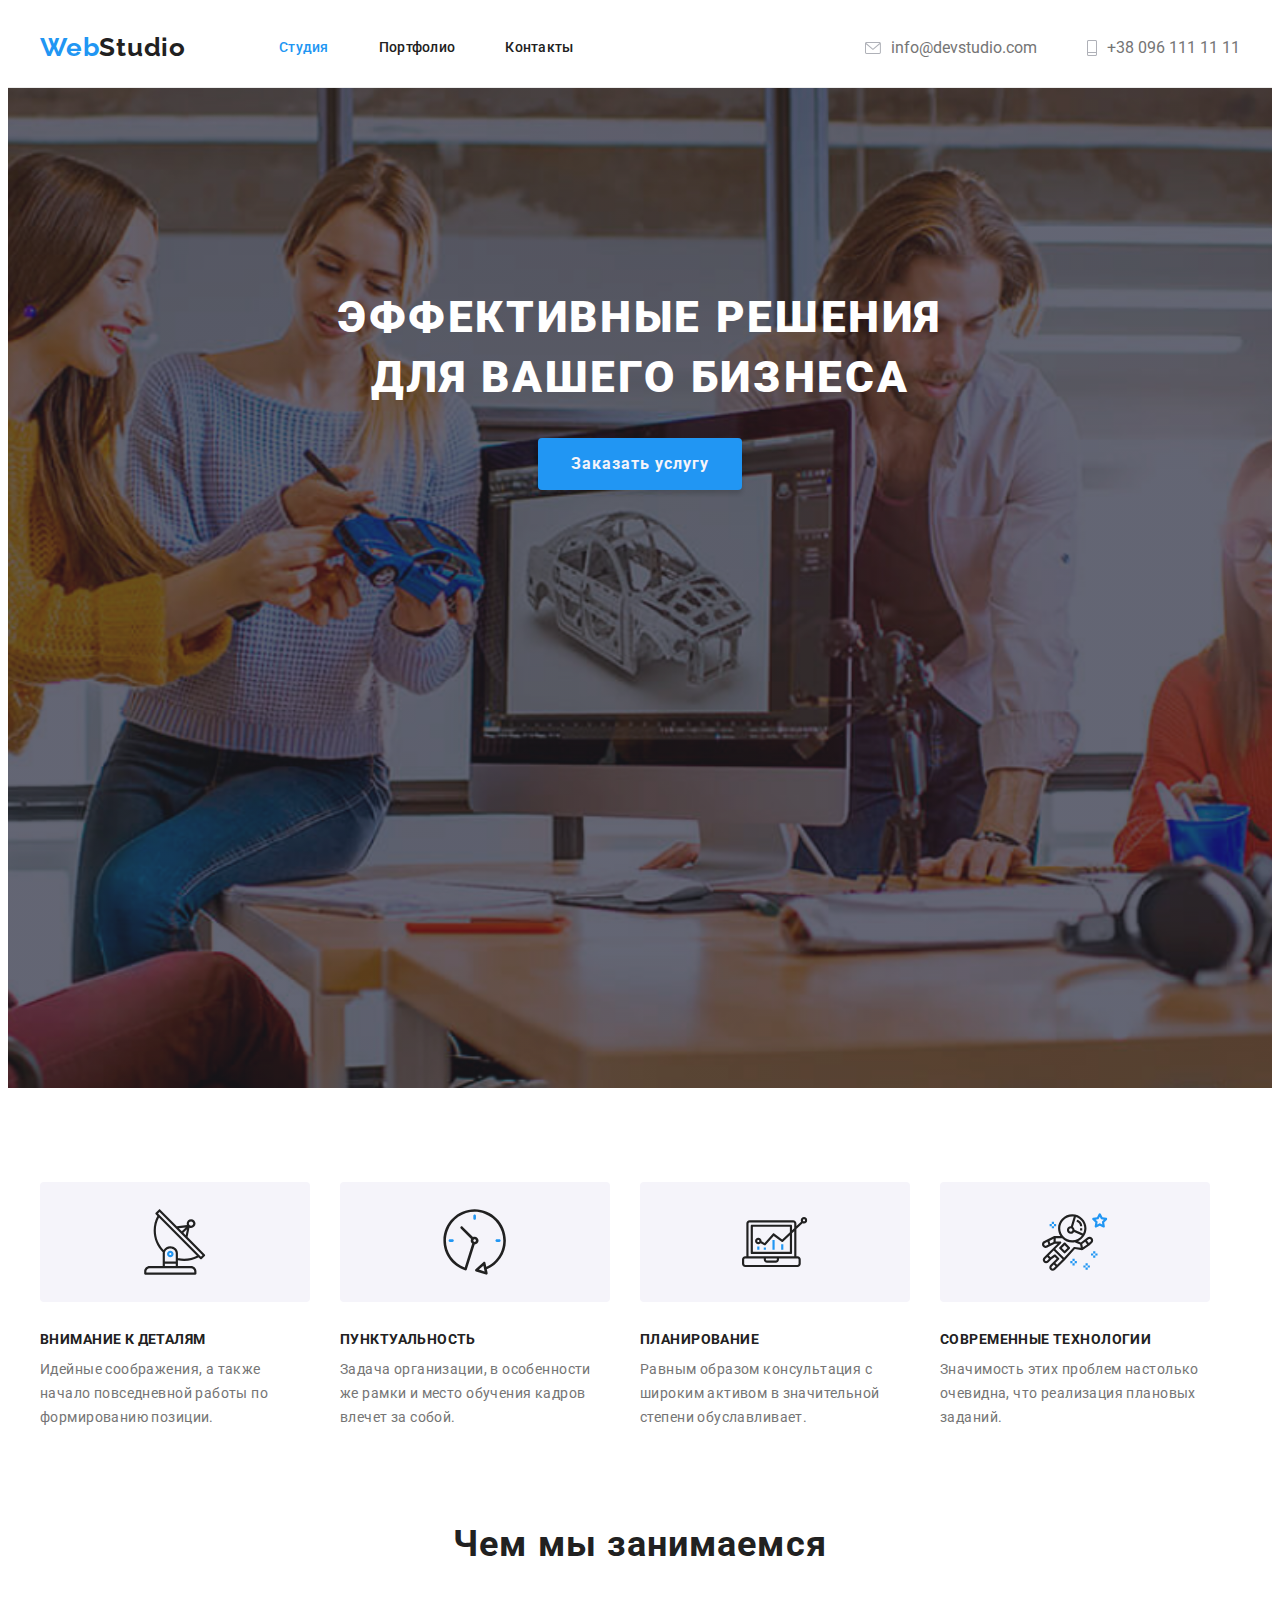
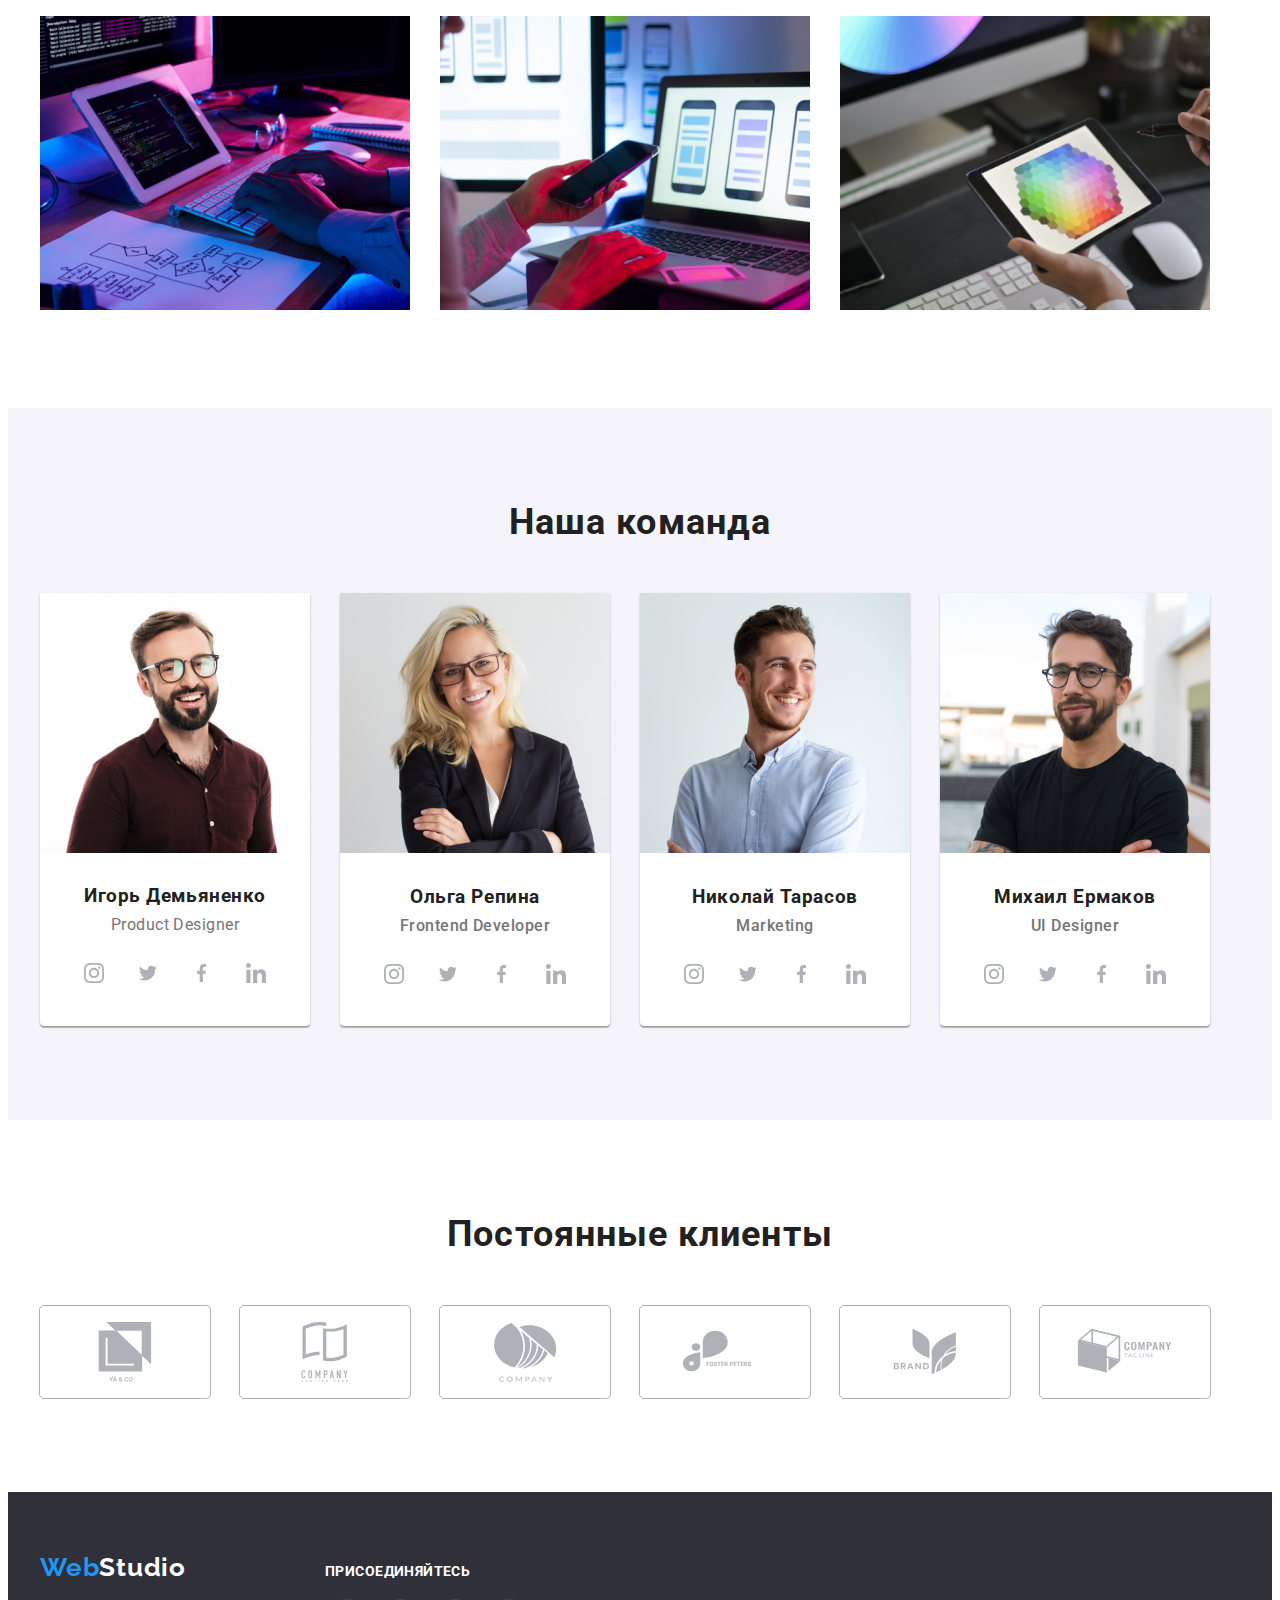
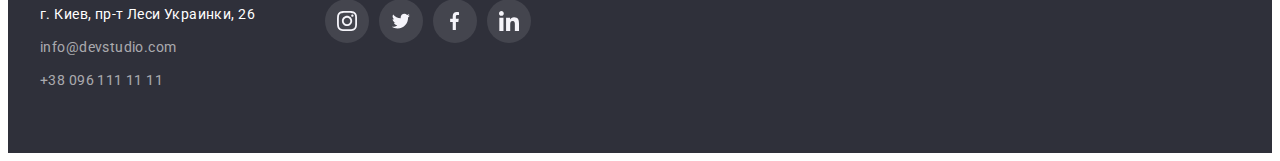
<file: index.html>
<!DOCTYPE html>
<html lang="ru">
<head>
    <meta charset="UTF-8">
    <meta http-equiv="X-UA-Compatible" content="IE=edge">
    <meta name="viewport" content="width=device-width, initial-scale=1.0">
    <link rel="stylesheet" href="./styles/styles.css">
    <link rel="preconnect" href="https://fonts.googleapis.com">
    <link rel="preconnect" href="https://fonts.gstatic.com" crossorigin>
    <link href="https://fonts.googleapis.com/css2?family=Raleway:wght@700&family=Roboto:wght@400;500;700;900&display=swap" rel="stylesheet"> 
    <link rel="stylesheet" href="https://cdnjs.cloudflare.com/ajax/libs/modern-normalize/1.1.0/modern-normalize.min.css" integrity="sha512-wpPYUAdjBVSE4KJnH1VR1HeZfpl1ub8YT/NKx4PuQ5NmX2tKuGu6U/JRp5y+Y8XG2tV+wKQpNHVUX03MfMFn9Q==" crossorigin="anonymous" referrerpolicy="no-referrer" />
    <title>Document</title>
</head>
    <body class="body">
        <header class="header">
            <div class="container main-nav">
                <nav class="sit-nav">
                    <a class="logo-link" href="./index.html" lang="en">Web<span class="logo">Studio</span></a>         
                    <ul class="nav clean sit-nav">
                        <li class="item"><a href="" class="item link-nav">Студия</a>
                        </li>
                        <li class="item"><a href="./portfolio.html" class="nav">Портфолио</a>
                        </li>                    
                        <li class="item"><a href="" class="nav">Контакты</a>
                        </li>
                    </ul>
                </nav>
                <ul class="clean info sit-nav">
                    <li class="item">
                        <a class="mail" href="mailto:info@devstudio.com">
                        <svg class="mails" width="16" height="12">
                            <use href="./images/icons.svg#icon-mail"></use>
                        </svg>
                        info@devstudio.com</a>
                    </li>
                    <li class="item">
                        <a class="tel" href="+380961111111">
                        <svg class="telphon" width="10" height="16">
                            <use href="./images/icons.svg#icon-Tel"></use>
                        </svg>+38 096 111 11 11</a>
                    </li>
                </ul> 
            </div>
        </header>

        <main> 
            <section class="hero">
            <h1 class="head">Эффективные решения для вашего бизнеса</h1>
            <button type="button" class="btn-primary">Заказать услугу</button>
            </section>

            <section class="skills">
                <div class="container">                    
                    <h2 class="visually-hidden"></h2>
                    <ul class="clean features-details">
                        <li class="features-size">
                            <div class="features-box">
                                <svg class="" width="65.32" height="70">
                                    <use href="./images/icons.svg#icon-antenna"></use>
                                </svg>
                            </div>                
                            <h3 class="features">Внимание к деталям</h3>
                            <p class="features-text">Идейные соображения, а также начало повседневной работы по формированию позиции.</p>
                        </li>
                    
                        <li class="features-size">
                            <div class="features-box">
                                <svg class="" width="65.32" height="70">
                                    <use href="./images/icons.svg#icon-clock"></use>
                                </svg>
                            </div>
                            <h3 class="features">Пунктуальность</h3>
                            <p class="features-text">Задача организации, в особенности же рамки и место обучения кадров влечет за собой.</p>
                        </li>
                    
                        <li class="features-size">
                            <div class="features-box">
                                <svg class="" width="65.32" height="70">
                                    <use href="./images/icons.svg#icon-diagram"></use>
                                </svg>
                            </div>
                            <h3 class="features">Планирование</h3>
                            <p class="features-text">Равным образом консультация с широким активом в значительной степени обуславливает.</p>
                        </li>
                    
                        <li class="features-size">
                            <div class="features-box">
                                <svg class="" width="65.32" height="70">
                                    <use href="./images/icons.svg#icon-astronaut"></use>
                                </svg>
                            </div>
                            <h3 class="features">Современные технологии</h3>
                            <p class="features-text">Значимость этих проблем настолько очевидна, что реализация плановых заданий.</p>
                        </li>            
                    </ul>
                </div>
            </section>
        
            <section class="interactive">
                <div class="container">
                    <h2 class="head-name">Чем мы занимаемся</h2>
                    <ul class="clean head-list">
                        <li class="head-number">
                            <img src="./images/img1.png" alt="лист бумаги, руки на клавеатуре, планшет" width="370">
                        </li>
                        
                        <li class="head-number">
                            <img src="./images/img2.png" alt="телефон в руке, розметка на телефон" width="370">
                        </li>
                            
                        <li class="head-number">
                            <img src="./images/img3.png" alt="палитра на планшете" width="370">
                        </li>
                    </ul>
                </div>
            </section> 

            <section class="back">
                <div class="container">                    
                    <h2 class="head-name">Наша команда</h2>                    
                    <ul class="clean team-name">
                        <li class="team-group">                            
                            <img src="./images/img4.jpg" alt="мужчина" width="270" class="team-position">
                            <div class="team-card">
                                <h3 class="name">Игорь Демьяненко</h3>                                    
                                <p lang="en" class="position">Product Designer</p>
                                <ul class="master-soc clean">
                                    <li class="soc-list">
                                        <a href="" class="soc-link">
                                            <svg class="master-icon" width="20" height="20">
                                                <use href="./images/icons.svg#icon-instagram"></use>
                                            </svg>
                                        </a>
                                    </li>
                                    <li class="soc-list">
                                        <a href="" class="soc-link">
                                            <svg class="master-icon" width="20" height="16.25">
                                            <use href="./images/icons.svg#icon-Twitter"></use>
                                            </svg>
                                        </a>
                                    </li>
                                    <li class="soc-list">
                                        <a href="" class="soc-link">
                                            <svg class="master-icon" width="10" height="20">
                                                <use href="images/icons.svg#icon-facebook"></use>
                                            </svg>
                                        </a>
                                    </li>
                                    <li class="soc-list">
                                        <a href="" class="soc-link">
                                            <svg class="master-icon" width="20" height="20">
                                                <use href="./images/icons.svg#icon-linkedin"></use>
                                            </svg>
                                        </a>
                                    </li>
                                </ul>                                
                            </div>
                        </li>
                        
                        <li class="team team-group">
                            <img src="./images/img5.jpg" alt="женщина" width="270" class="team-position">
                            <div class="team-card">
                                <h3 class="name">Ольга Репина</h3>
                                <p lang="en" class="position">Frontend Developer</p>
                                <ul class="master-soc clean">
                                    <li class="soc-list">
                                        <a href="" class="soc-link">
                                            <svg class="master-icon" width="20" height="20">
                                                <use href="./images/icons.svg#icon-instagram"></use>
                                            </svg>
                                        </a>
                                    </li>
                                    <li class="soc-list">
                                        <a href="" class="soc-link">
                                            <svg class="master-icon" width="20" height="16.25">
                                                <use href="./images/icons.svg#icon-Twitter"></use>
                                            </svg>
                                        </a>
                                    </li>
                                    <li class="soc-list">
                                        <a href="" class="soc-link">
                                            <svg class="master-icon" width="10" height="20">
                                                <use href="images/icons.svg#icon-facebook"></use>
                                            </svg>
                                        </a>
                                    </li>
                                    <li class="soc-list">
                                        <a href="" class="soc-link">
                                            <svg class="master-icon" width="20" height="20">
                                                <use href="./images/icons.svg#icon-linkedin"></use>
                                            </svg>
                                        </a>
                                    </li>
                                </ul>
                            </div>
                        </li>                        
                        <li class="team team-group">
                            <img src="./images/img6.jpg" alt="мужчина" width="270" class="team-position">
                            <div class="team-card">
                                <h3 class="name">Николай Тарасов</h3>
                                <p lang="en" class="position">Marketing</p>
                                <ul class="master-soc clean">
                                    <li class="soc-list">
                                        <a href="" class="soc-link">
                                            <svg class="master-icon" width="20" height="20">
                                                <use href="./images/icons.svg#icon-instagram"></use>
                                            </svg>
                                        </a>
                                    </li>
                                    <li class="soc-list">
                                        <a href="" class="soc-link">
                                            <svg class="master-icon" width="20" height="16.25">
                                                <use href="./images/icons.svg#icon-Twitter"></use>
                                            </svg>
                                        </a>
                                    </li>
                                    <li class="soc-list">
                                        <a href="" class="soc-link">
                                            <svg class="master-icon" width="10" height="20">
                                                <use href="images/icons.svg#icon-facebook"></use>
                                            </svg>
                                        </a>
                                    </li>
                                    <li class="soc-list">
                                        <a href="" class="soc-link">
                                            <svg class="master-icon" width="20" height="20">
                                                <use href="./images/icons.svg#icon-linkedin"></use>
                                            </svg>
                                        </a>
                                    </li>
                                </ul>
                            </div>                            
                        </li>
                        
                        <li class="team team-group">
                            <img src="./images/img7.jpg" alt="мужчина" width="270" class="team-position">
                            <div class="team-card">
                                <h3 class="name">Михаил Ермаков</h3>
                                <p lang="en" class="position">UI Designer</p>
                                <ul class="master-soc clean">
                                    <li class="soc-list">
                                        <a href="" class="soc-link">
                                            <svg class="master-icon" width="20" height="20">
                                                <use href="./images/icons.svg#icon-instagram"></use>
                                            </svg>
                                        </a>
                                    </li>
                                    <li class="soc-list">
                                        <a href="" class="soc-link">
                                            <svg class="master-icon" width="20" height="16.25">
                                                <use href="./images/icons.svg#icon-Twitter"></use>
                                            </svg>
                                        </a>
                                    </li>
                                    <li class="soc-list">
                                        <a href="" class="soc-link">
                                            <svg class="master-icon" width="10" height="20">
                                                <use href="images/icons.svg#icon-facebook"></use>
                                            </svg>
                                        </a>
                                    </li>
                                    <li class="soc-list">
                                        <a href="" class="soc-link">
                                            <svg class="master-icon" width="20" height="20">
                                                <use href="./images/icons.svg#icon-linkedin"></use>
                                            </svg>
                                        </a>
                                    </li>
                                </ul>
                            </div>
                        </li>
                    </ul>                                               
                </div>
            </section>
            <section class="clients">
                <div class="container">
                    <h2 class="head-name">Постоянные клиенты</h2>
                    <ul class="cooperation clean">
                        <li class="company">
                            <a href="" class="company-link">
                                <svg class="company-icon" width="106" height="60">
                                    <use href="images/icons.svg#icon-Union"></use>
                                </svg>
                            </a>
                        </li>
                        <li class="company">
                            <a href="" class="company-link">
                                <svg class="company-icon" width="106" height="60">
                                    <use href="images/icons.svg#icon-group"></use>
                                </svg>
                            </a>
                        </li>
                        <li class="company">
                            <a href="" class="company-link">
                                <svg class="company-icon" width="106" height="60">
                                    <use href="images/icons.svg#icon-Object"></use>
                                </svg>
                            </a>
                        </li>
                        <li class="company">
                            <a href="" class="company-link">
                                <svg class="company-icon" width="106" height="60">
                                    <use href="images/icons.svg#icon-Logo1"></use>
                                </svg>
                            </a>
                        </li>
                        <li class="company">
                            <a href="" class="company-link">
                                <svg class="company-icon" width="106" height="60">
                                    <use href="images/icons.svg#icon-Logo2"></use>
                                </svg>
                            </a>
                        </li>
                        <li class="company">
                            <a href="" class="company-link">
                                <svg class="company-icon" width="106" height="60">
                                    <use href="images/icons.svg#icon-Logo3"></use>
                                </svg>
                            </a>
                        </li>
                    </ul>

                </div>
            </section>
        </main>
        <footer class="footer">
            <div class="container footer-container">
                <div class="box-nav">
                    <a class="link-logo" href="./index.html" lang="en">Web<span class="logo-footer">Studio</span></a>
                    <address class="address-footer">
                        <ul class="clean">
                            <li class="address-nav">
                            <a href="https://goo.gl/maps/uAuxq3HoatbmT28N7" target="_blank" rel="noopener noreferrer" class="address">г. Киев, пр-т Леси Украинки, 26</a>
                            </li>
                            <li class="address-nav">
                            <a href="mailto:info@devstudio.com" class="footer-nav">info@devstudio.com</a>
                            </li>
                            <li class="address-nav">
                            <a href="+380961111111" class="footer-nav">+38 096 111 11 11</a>
                            </li>
                        </ul>
                    </address>
                </div>
                <div class="box-icon">                    
                    <p class="footer-name">присоединяйтесь</p>
                    <ul class="master-soc clean">
                        <li class="soc-list">
                            <a href="" class="footer-link">
                                <svg class="footer-icon" width="20" height="20">
                                    <use href="./images/icons.svg#icon-instagram"></use>
                                </svg>
                            </a>
                        </li>
                        <li class="soc-list">
                            <a href="" class="footer-link">
                                <svg class="footer-icon" width="20" height="16.25">
                                    <use href="./images/icons.svg#icon-Twitter"></use>
                                </svg>
                            </a>
                        </li>
                        <li class="soc-list">
                            <a href="" class="footer-link">
                                <svg class="footer-icon" width="10" height="20">
                                    <use href="images/icons.svg#icon-facebook"></use>
                                </svg>
                            </a>
                        </li>
                        <li class="soc-list">
                            <a href="" class="footer-link">
                                <svg class="footer-icon" width="20" height="20">
                                    <use href="./images/icons.svg#icon-linkedin"></use>
                                </svg>
                            </a>
                        </li>
                    </ul>
                </div>
            </div>
        </footer>
    </body>
</html>
</file>
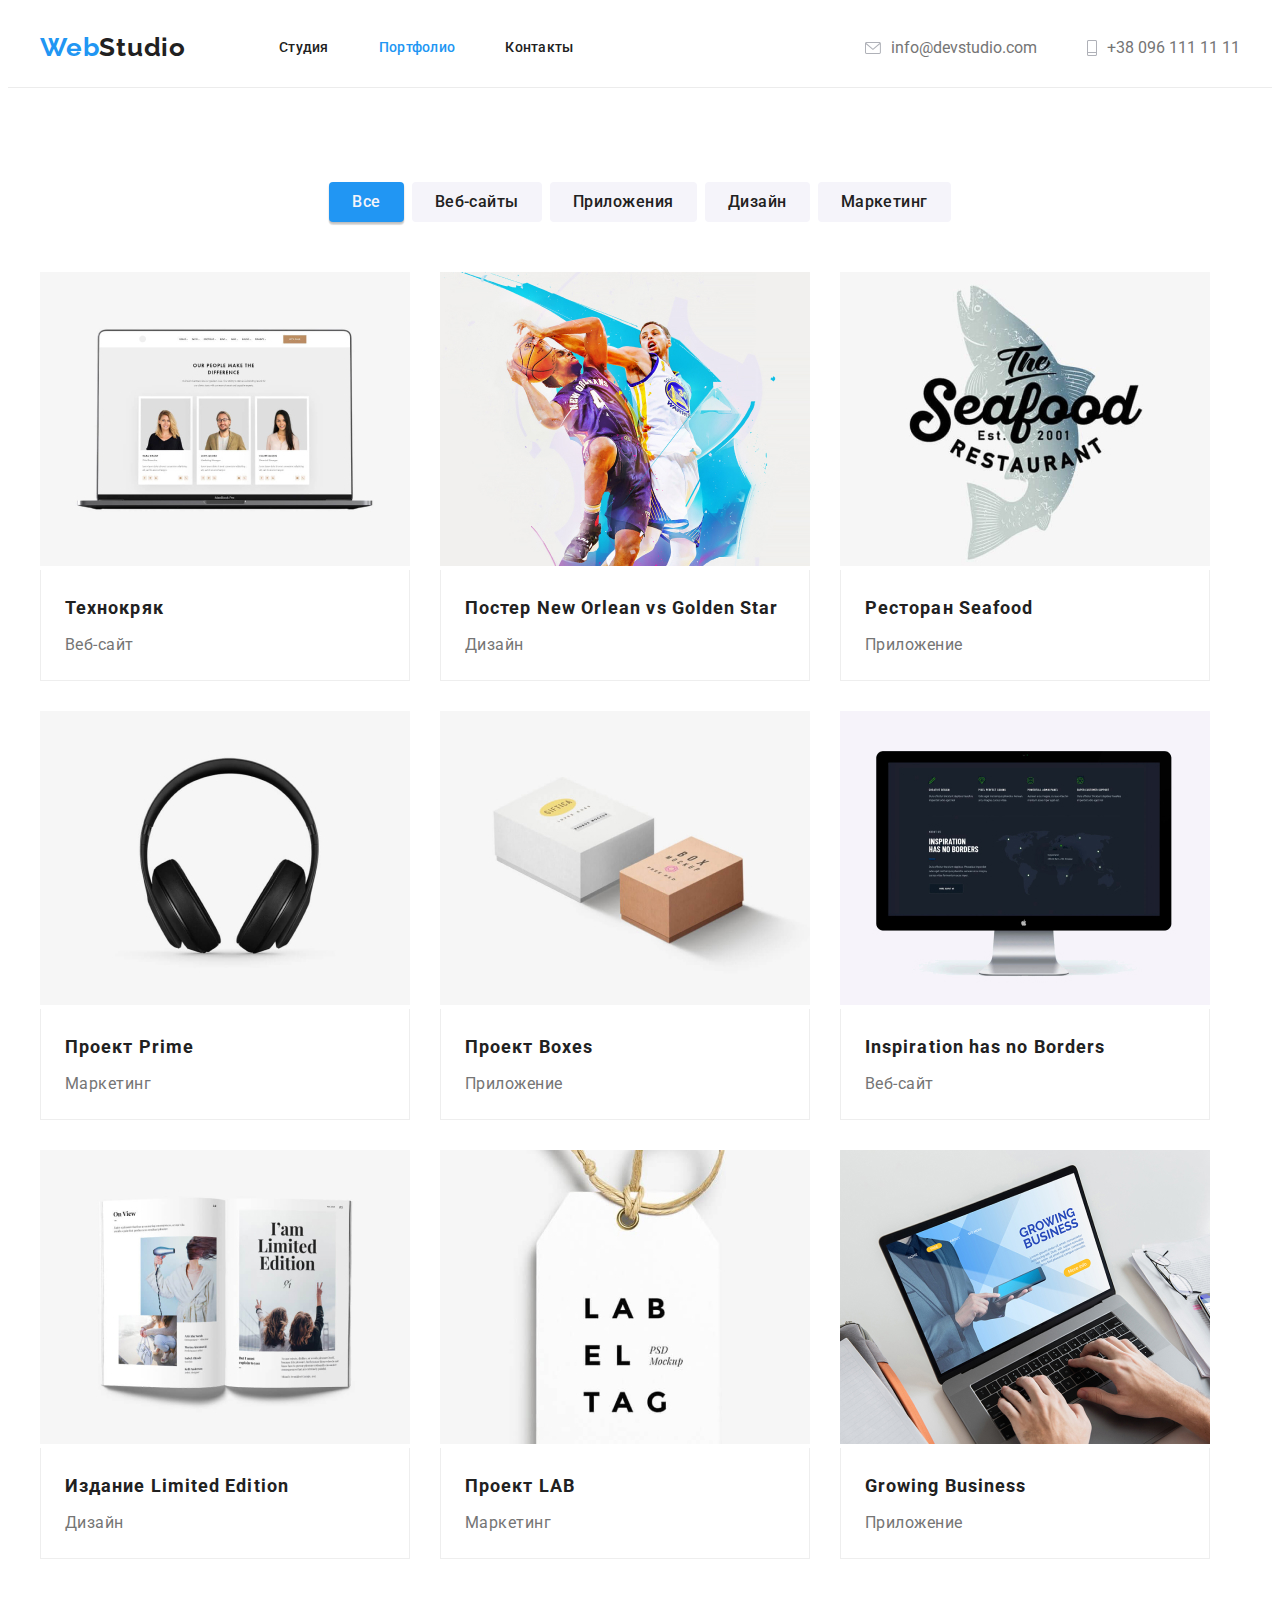
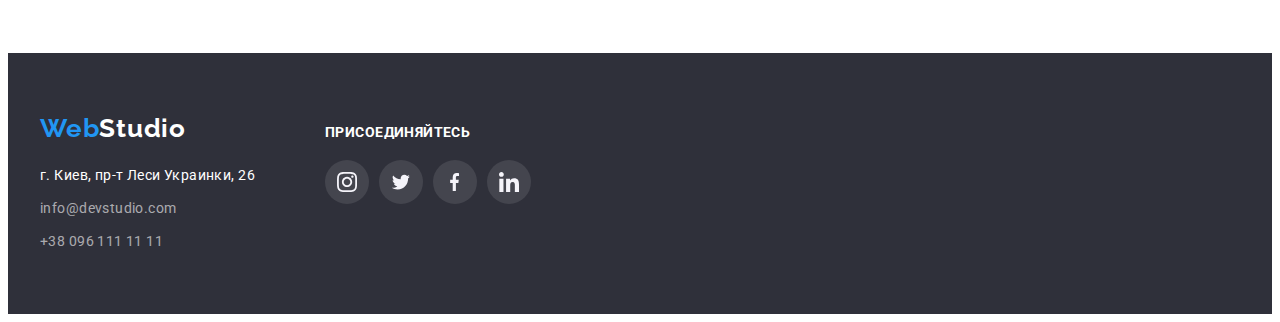
<file: portfolio.html>
<!DOCTYPE html>
<html lang="ru">
<head>
    <meta charset="UTF-8">
    <meta http-equiv="X-UA-Compatible" content="IE=edge">
    <meta name="viewport" content="width=device-width, initial-scale=1.0">
    <link rel="stylesheet" href="./styles/styles.css">
    <link rel="preconnect" href="https://fonts.googleapis.com">
    <link rel="preconnect" href="https://fonts.gstatic.com" crossorigin>
    <link href="https://fonts.googleapis.com/css2?family=Raleway:wght@700&family=Roboto:wght@400;500;700;900&display=swap" rel="stylesheet"> 
    <link rel="stylesheet" href="https://cdnjs.cloudflare.com/ajax/libs/modern-normalize/1.1.0/modern-normalize.min.css" integrity="sha512-wpPYUAdjBVSE4KJnH1VR1HeZfpl1ub8YT/NKx4PuQ5NmX2tKuGu6U/JRp5y+Y8XG2tV+wKQpNHVUX03MfMFn9Q==" crossorigin="anonymous" referrerpolicy="no-referrer" />
    <title>Portfolio</title>
</head>
    <body class="body">
        <header class="header">
            <div class="container main-nav">
                <nav class="sit-nav">
                    <a class="logo-link" href="./index.html" lang="en">Web<span class="logo">Studio</span></a>         
                    <ul class="nav clean sit-nav">
                        <li class="item"><a href="./index.html" class="nav">Студия</a>
                        </li>
                        <li class="item"><a href="" class="item link-nav">Портфолио</a>
                        </li>                    
                        <li class="item"><a href="" class="nav">Контакты</a>
                        </li>
                    </ul>
                </nav>
                <ul class="clean info sit-nav">
                    <li class="item">
                        <a class="mail" href="mailto:info@devstudio.com">
                        <svg class="mails" width="16" height="12">
                            <use href="./images/icons.svg#icon-mail"></use>
                        </svg>
                        info@devstudio.com</a>
                    </li>
                    <li class="item">
                        <a class="tel" href="+380961111111">
                        <svg class="telphon" width="10" height="16">
                            <use href="./images/icons.svg#icon-Tel"></use>
                        </svg>+38 096 111 11 11</a>
                    </li>
                </ul> 
            </div>
        </header>
        <main>
            <section class="visually-projects">
                <div class="container ">
                    <h1 class="visually-hidden"></h1>
                    <ul class="clean item-button">
                        <li class="item-btn"><button type="button" class="btn btn-secondary tip">Все</button>
                        </li>
                        <li class="item-btn"><button type="button" class="btn btn-secondary">Веб-сайты</button>
                        </li>
                        <li class="item-btn"><button type="button" class="btn btn-secondary">Приложения</button>                
                        </li>
                        <li class="item-btn"><button type="button" class="btn btn-secondary">Дизайн</button>
                        </li>
                        <li class="item-btn"><button type="button" class="btn btn-secondary">Маркетинг</button>
                        </li>
                    </ul>     

                    <ul class="clean sample-projects">
                        <li class="item-projects">
                        <a href="" class="projects"><img src="./images/img(0).jpg" alt="три фото жмж" width="370">
                                <div class="projects-sample">
                                    <h2 class="sample-head" >Технокряк</h2>
                                    <p class="text">Веб-сайт</p>
                                </div>                                    
                            </a>
                        </li>
                        <li class="item-projects">
                            <a href="" class="projects"><img src="./images/img(1).jpg" alt="два баскетболиста" width="370"> 
                                <div class="projects-sample">
                                    <h2 lang="en" class="sample-head" >Постер New Orlean vs Golden Star</h2>
                                    <p class="text">Дизайн</p>
                                </div>
                            </a>                                                   
                        </li>
                        <li class="item-projects">
                            <a href="" class="projects"><img src="./images/img(2).jpg" alt="слова на английском" width="370">
                                <div class="projects-sample">
                                    <h2 lang="en" class="sample-head" >Ресторан Seafood</h2>
                                    <p class="text">Приложение</p>
                                </div>                                    
                            </a>                                                  
                        </li>
                        <li class="item-projects">
                            <a href="" class="projects"><img src="./images/img(3).jpg" alt="наушники" width="370">
                                <div class="projects-sample">
                                    <h2 lang="en" class="sample-head" >Проект Prime</h2>
                                    <p class="text">Маркетинг</p>
                                </div>
                            </a>                           
                        </li>
                        <li class="item-projects">
                            <a href="" class="projects"><img src="./images/img(4).jpg" alt="две кробки" width="370">
                                <div class="projects-sample">
                                    <h2 lang="en" class="sample-head" >Проект Boxes</h2>
                                    <p class="text">Приложение</p>
                                </div>
                            </a>                           
                        </li>
                        <li class="item-projects">
                            <a href="" class="projects"><img src="./images/img(5).jpg" alt="монитор" width="370">
                                <div class="projects-sample">
                                    <h2 lang="en" class="sample-head" >Inspiration has no Borders</h2>
                                    <p class="text">Веб-сайт</p>
                                </div>
                            </a>
                        </li>
                        <li class="item-projects">
                            <a href="" class="projects"><img src="./images/img(6).jpg" alt="журнал с женщинамии" width="370">
                                <div class="projects-sample">
                                    <h2 lang="en" class="sample-head" >Издание Limited Edition</h2>
                                    <p class="text">Дизайн</p>
                                </div>
                            </a>
                        </li>
                        <li class="item-projects">
                            <a href="" class="projects"><img src="./images/img(7).jpg" alt="бирка с надписью" width="370">
                                <div class="projects-sample">
                                    <h2 lang="en" class="sample-head">Проект LAB</h2>
                                    <p class="text">Маркетинг</p>
                                </div>
                            </a>                         
                        </li>
                        <li class="item-projects">
                            <a href="" class="projects"><img src="./images/img(8).jpg" alt="руки на лептопе" width="370">
                                <div class="projects-sample">
                                    <h2 lang="en" class="sample-head" >Growing Business</h2>
                                    <p class="text">Приложение</p>
                                </div>
                            </a>                         
                        </li>
                    </ul>
                </div>                
            </section>
            
        </main>
        <footer class="footer">
            <div class="container footer-container">
                <div class="box-nav">
                    <a class="link-logo" href="./index.html" lang="en">Web<span class="logo-footer">Studio</span></a>
                    <address class="address-footer">
                        <ul class="clean">
                            <li class="address-nav">
                            <a href="https://goo.gl/maps/uAuxq3HoatbmT28N7" target="_blank" rel="noopener noreferrer" class="address">г. Киев, пр-т Леси Украинки, 26</a>
                            </li>
                            <li class="address-nav">
                            <a href="mailto:info@devstudio.com" class="footer-nav">info@devstudio.com</a>
                            </li>
                            <li class="address-nav">
                            <a href="+380961111111" class="footer-nav">+38 096 111 11 11</a>
                            </li>
                        </ul>
                    </address>
                </div>
                <div class="box-icon">                    
                    <p class="footer-name">присоединяйтесь</p>
                    <ul class="master-soc clean">
                        <li class="soc-list">
                            <a href="" class="footer-link">
                                <svg class="footer-icon" width="20" height="20">
                                    <use href="./images/icons.svg#icon-instagram"></use>
                                </svg>
                            </a>
                        </li>
                        <li class="soc-list">
                            <a href="" class="footer-link">
                                <svg class="footer-icon" width="20" height="16.25">
                                    <use href="./images/icons.svg#icon-Twitter"></use>
                                </svg>
                            </a>
                        </li>
                        <li class="soc-list">
                            <a href="" class="footer-link">
                                <svg class="footer-icon" width="10" height="20">
                                    <use href="images/icons.svg#icon-facebook"></use>
                                </svg>
                            </a>
                        </li>
                        <li class="soc-list">
                            <a href="" class="footer-link">
                                <svg class="footer-icon" width="20" height="20">
                                    <use href="./images/icons.svg#icon-linkedin"></use>
                                </svg>
                            </a>
                        </li>
                    </ul>
                </div>
            </div>
        </footer>
    </body>
</html>
</file>
<file: styles/styles.css>
:root {
    --primaru-text-color: #212121;
    --titel-text-color: #2196F3;
    --accent-color: #F5F4FA;
}


/* css for index.html */

.body {
    font-family:'Roboto', sans-serif;
    color: #212121;
}

.container {
    margin-left: auto;
    margin-right: auto;
    padding: 0 15px;
    width: 1200px;
}

.header {
    padding-top: 24px;
    padding-bottom: 24px;
    border-bottom: 1px solid #ECECEC;
}

.main-nav {
    display: flex;
}

.sit-nav {
    display: flex;
    align-items: center;
}

/* logo */

.logo-link {
    font-family: 'Raleway', sans-serif;
    font-weight: 700;
    font-size: 26px;
    line-height: 1.20;
    letter-spacing: 0.03em;
    color: #2196F3;
    text-decoration: none;
    margin-right: 93px;
}

.logo {
    color: #212121
}

.clean {
    list-style: none;
    margin: 0;
    padding: 0;
}

.skills {
    padding-bottom: 94px;
    padding-top: 94px;
}

.visually-hidden {
    position: absolute;
    white-space: nowrap;
    overflow: hidden;
    border: 0;
    padding: 0;
    clip: rect(0 0 0 0);
    clip-path: inset(50%);
    margin: -1px;
}


/* Nav */

.nav .link-nav {
    color: var(--titel-text-color);
}

.nav {
    font-weight: 500;
    font-size: 14px;
    line-height: 1.14;
    letter-spacing: 0.02em;
    color: #212121;
}

.nav a {
    text-decoration: none;
}

.info {
    display: flex;
    margin-left: auto;
}


.nav:hover,
.nav:focus,
.link-nav:hover,
.link-nav:focus,
.link-navigation:hover,
.link-navigation:focus,
.name-button:hover,
.name-button:focus,
.address:hover,
.address:focus,
.footer-nav:hover,
.footer-nav:focus,
.btn-secondary:hover,
.btn-secondary:focus,
.mail:hover,
.mail:focus,
.tel:hover,
.tel:focus,
.btn-secondary:hover,
.btn-secondary:focus,
.btn-primary:hover,
.btn-primary:focus {
    color: #2196F3
}


/* header-address */

.mail {
    color: #757575;
    text-decoration: none;
    display: flex;   
    align-items: center;
    background-size: contain;
    background-repeat: no-repeat;
}

.mails {
    fill: #AFB1B8;
    margin-right: 10px;
}

.mail:hover .mails,
.mail:focus .mails {
    fill: #2196F3
}

.tel {
    color: #757575;
    text-decoration: none;
    display: flex;   
    align-items: center;
    background-size: contain;
    background-repeat: no-repeat;
}

.telphon {
    fill: #AFB1B8;
    margin-right: 10px;
}

.tel:hover .telphon,
.tel:focus .telphon {
    fill: #2196F3
}

.item + .item {
    margin-left: 50px;
}


/* Hero */

.hero {
    text-align: center;
    margin-top: 0;
    margin-bottom: 0;
    margin-left: auto;
    margin-right: auto;
    max-width: 1600px;
    height: 600px;
    padding-top: 200px;
    padding-bottom: 200px;
    background-image: linear-gradient(
        rgba(47, 48, 58, 0.4), 
        rgba(47, 48, 58, 0.4)
        ),    
    url(../images/hero.png);
    background-repeat: no-repeat;
    background-position: center;
    background-size:cover;
}

.head {
    margin-top: 0;
    margin-left: auto;
    margin-right: auto;
    margin-bottom: 30px;
    width: 696px;
    font-weight: 900;
    font-size: 44px;
    line-height: 1.36;
    letter-spacing: 0.06em;
    text-transform: uppercase;
    color: #FFFFFF;
}

.btn-primary {
    min-width: 200px;
    display: inline-block;
    padding: 10px 32px ;
    border: 1px solid transparent;
    font-family: inherit;
    background: var(--titel-text-color);
    box-shadow: 0px 4px 4px rgba(0, 0, 0, 0.15);
    border-radius: 4px;
    font-weight: 700;
    font-size: 16px;
    line-height: 1.87;
    letter-spacing: 0.06em;
    color: var(--accent-color);
    cursor:pointer;
    text-align: center;
} 


/* features */

.features-box {
    height: 120px;
    border-radius: 4px;
    background: #F5F4FA;
    border-radius: 4px;
    display: flex;
    justify-content: center;
    align-items: center;
    margin-bottom: 30px;
}

.features {
    margin-top: 0;
    margin-bottom: 10px;
    font-weight: 700;
    font-size: 14px;
    line-height: 1.14;
    letter-spacing: 0.03em;
    text-transform: uppercase;
    color: #212121;
}

.features-details {
    display: flex;
    flex-wrap: wrap;    
}

.features-size {
    width: 270px;
    margin-right: 30px;
}

.features-size:nth-child(4n) {
    margin-right: 0;
}

.features-text {
    margin-top: 0;
    margin-bottom: 0;
    font-size: 14px;
    line-height: 1.71;
    letter-spacing: 0.03em;
    color: #757575;

}

.interactive {
    padding-bottom: 94px;
}

.back {
    padding-bottom: 94px;
    padding-top: 94px;
    background: #F5F4FA;
}

.head-name {
    margin-top: 0;
    margin-bottom: 50px;
    font-weight: 700;
    font-size: 36px;
    line-height: 1.16;
    letter-spacing: 0.03em;
    color: #212121;
    text-align: center;
}

.head-list {
    display: flex;
    flex-wrap: wrap; 
}

.head-number {
    width: 370px;
    margin-right: 30px;
}

.head-number:nth-child(3n) {
    margin-right: 0;
}


/* team */

.team{
    margin-top: 0;
    font-weight: 500;
    font-size: 16px;
    line-height: 1.18;
    letter-spacing: 0.03em;
    color: #212121;
    text-align: center;
}

.team:nth-child(4n) {
    margin-right: 0;
}

.team-group {
    background: #FFFFFF;
    box-shadow: 0px 1px 3px rgba(0, 0, 0, 0.12), 0px 1px 1px rgba(0, 0, 0, 0.14), 0px 2px 1px rgba(0, 0, 0, 0.2);
    border-radius: 0px 0px 4px 4px;
    width: 270px;
    margin-right: 30px;
}

.team-group:nth-child(4n) {
    margin-right: 0;
}


.team-name {
    display: flex;
    flex-wrap: wrap;
}

.master-soc {
    display: flex;
    justify-content: center;
}

.soc-list {
    width: 44px;
    height: 44px;
    margin-right: 10px;
}

.soc-list:last-child {
    margin-right: 0;
}

.soc-link {
    width: 100%;
    height: 100%;
    border-radius: 50%;
    display: flex;
    align-items: center;
    justify-content: center;
}

.soc-link:hover,
.soc-link:focus {
    background: #2196F3
}

.master-icon {
    fill: #AFB1B8;;
}

.soc-link:hover .master-icon,
.soc-link:focus .master-icon {
    fill: #FFFFFF
}

.name {
    margin-top: 0;
    margin-bottom: 0px;
    line-height: 19px;
    letter-spacing: 0.03em;
    color: #212121;
    text-align: center;
    margin-bottom: 10px;
}

.team-position {
    margin-top: 0;
    margin-bottom: 0px;
}

.team-card {
    padding-top: 30px;
    padding-bottom: 30px;
}

.position {
    margin-top: 0;
    margin-bottom: 16px;
    line-height: 1.18;
    letter-spacing: 0.03em;
    color: #757575;
    text-align: center;
}


/* clients */

.clients {
    padding-bottom: 94px;
    padding-top: 94px;
}

.cooperation {
    display: flex;
}

.company {
    width: 170px;
    height: 92px;
    margin-right: 30px;
}

.company:last-child {
    margin-right: 0;
}

.company-link:hover .company-icon,
.company-link:focus .company-icon{
    fill: var(--titel-text-color);
}

.company-link {
    display: flex;  
    width: 100%;
    height: 100%;
    border-radius: 4px;
    outline: 1px solid #AFB1B8;
    align-items: center;
    background-size: contain;
    justify-content: center;
    align-items: center;
    background-repeat: no-repeat;
    fill: #AFB1B8;
}

.company-link:focus,
.company-link:hover {
    outline: 1px solid #2196F3
}


/* footer */

.footer {
    background: #2F303A;
    padding-bottom: 60px;
    padding-top: 60px;
}

.footer-container {
    display: flex;
    align-items: baseline;
}

.box-nav {
    flex-direction: column;
    margin-right: 70px;
}

.box:last-child {
    margin-right: 0;
}

.link-logo {
    font-family: 'Raleway', sans-serif;
    font-weight: 700;
    font-size: 26px;
    line-height: 1.20;
    letter-spacing: 0.03em;
    color: #2196F3;
    text-decoration: none;
}

.logo-footer {
    color: #FFFFFF;
}


/* address */

.address-footer {
    margin-top: 20px;
    font-style: normal;

}

.address {
    font-size: 14px;
    line-height: 1.71;
    letter-spacing: 0.03em;
    color: #FFFFFF;
    text-decoration: none;
    margin-bottom: 9px;
}

.footer-address {
    text-decoration: none;
}

.address-nav {
    margin-bottom: 9px;
}

.address-nav:nth-child(3n) {
    margin-bottom: 0;
}

.footer-nav {
    font-size: 14px;
    line-height: 1.71;
    letter-spacing: 0.03em;
    color: rgba(255, 255, 255, 0.6);
    text-decoration: none;
}

.footer-name {
    font-weight: 700;
    font-size: 14px;
    line-height: 16px;
    letter-spacing: 0.03em;
    text-transform: uppercase;
    color: #FFFFFF;
    margin-top: 0;
    margin-bottom: 20px;
}

.footer-link {
    width: 100%;
    height: 100%;
    border-radius: 50%;
    display: flex;
    align-items: center;
    justify-content: center;
    background: rgba(255, 255, 255, 0.1);
}

.footer-link:hover,
.footer-link:focus {
    background: var(--titel-text-color);
}

.footer-icon {
    fill: var(--accent-color);
}


/* css for portfiolio */

/* buttons */

.btn {
    background: #F5F4FA;
    border-radius: 4px;
    cursor:pointer;
}

.btn-secondary {
    font-family: inherit;
    font-weight: 500;
    font-size: 16px;
    line-height: 1.62;
    text-align: center;
    letter-spacing: 0.03em;
    color: #212121;
    padding: 6px 22px;
    border: 1px solid transparent;
    border-radius: 4px;
    cursor:pointer;
}

.btn-secondary:focus,
.btn-secondary:hover {
    background-color: #2196F3;
    box-shadow: 0px 3px 1px rgba(0, 0, 0, 0.1),
    0px 1px 2px rgba(0, 0, 0, 0.08),
    0px 2px 2px rgba(0, 0, 0, 0.12);
    color:var(--accent-color)
}

.item-button {
    display: flex;
    justify-content: center;
    margin-bottom: 50px;
}

.item-btn {
    margin-right: 8px;
}

.item-btn:nth-child(5n) {
    margin-right: 0;
}

.tip {
    background: #2196F3;
    box-shadow: 0px 3px 1px rgba(0, 0, 0, 0.1),
    0px 1px 2px rgba(0, 0, 0, 0.08),
    0px 2px 2px rgba(0, 0, 0, 0.12);
    border-radius: 4px;
    color: var(--accent-color);
}


/* sample */

.sample-head {
    font-weight: 700;
    font-size: 18px;
    line-height: 2;
    letter-spacing: 0.06em;
    color: #212121;
    margin-top: 0;
    margin-bottom: 4px;
}

.text {
    font-size: 16px;
    line-height: 1.87;
    letter-spacing: 0.03em;
    color: #757575;
    margin-top: 0;
    margin-bottom: 0;
}

.sample-projects {
    display: flex;
    flex-wrap: wrap;
}

.item-projects {
    background: #FFFFFF;
    margin-right: 30px;
    margin-bottom: 30px;
}

.item-projects:nth-child(3n) {
    margin-right: 0;
}

.item-projects:nth-last-child(-n+3) {
    margin-bottom: 0;
}

.projects {
    display: block;
    text-decoration: none;
}

.projects:focus,
.projects:hover {
    box-shadow: 0px 1px 1px rgba(0, 0, 0, 0.12),
    0px 4px 4px rgba(0, 0, 0, 0.06), 1px 4px 6px
    rgba(0, 0, 0, 0.16);
}

.visually-projects {
    padding-top: 94px;
    padding-bottom: 94px;
}

.projects-sample {
    padding: 20px 24px;
    border-right: 1px solid #EEEEEE;
    border-bottom: 1px solid #EEEEEE;
    border-left:1px solid #EEEEEE ;
}
</file>
